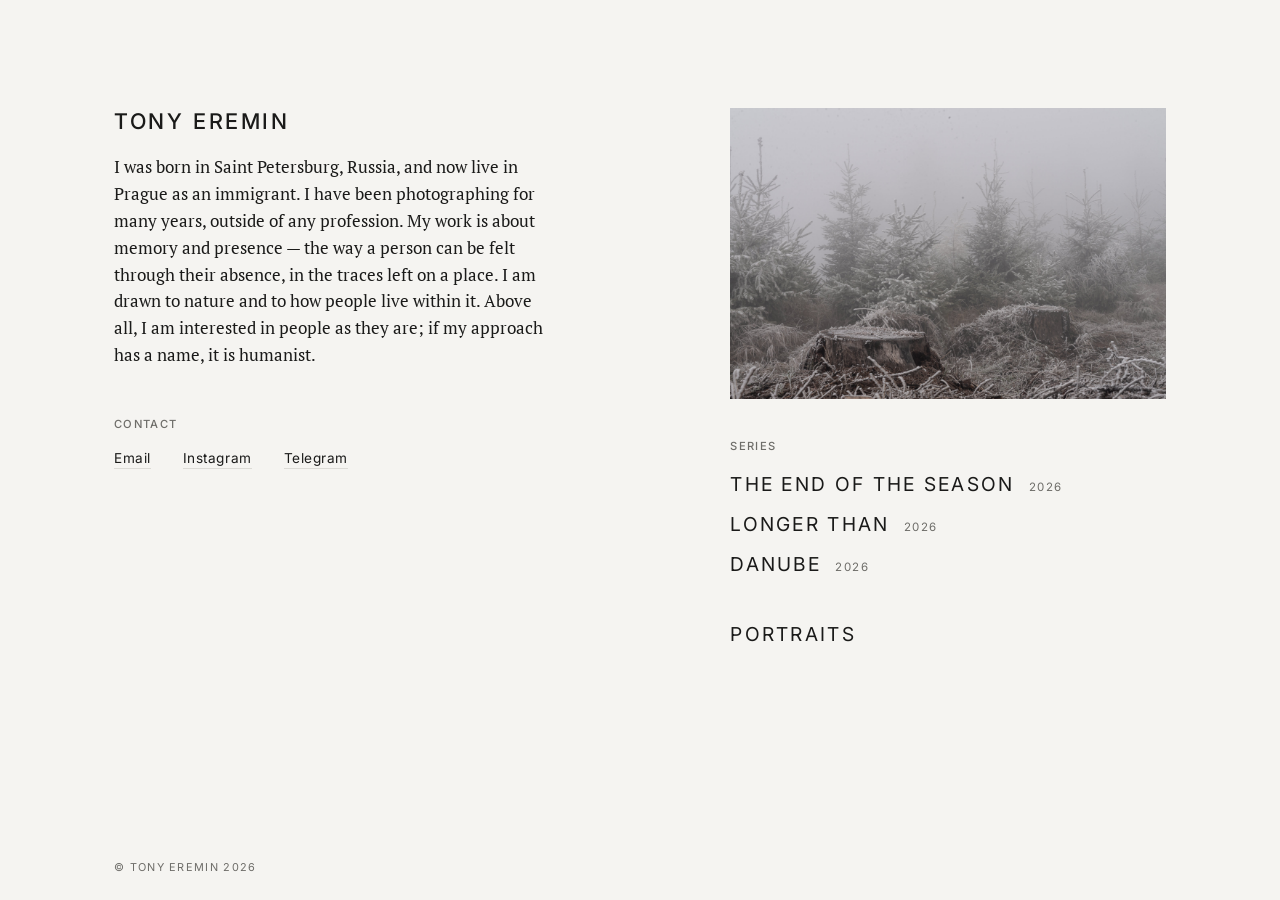
<file: index.html>
<!doctype html>
<html lang="en">
<head>
  <meta charset="utf-8">
  <meta name="viewport" content="width=device-width, initial-scale=1">
  <title>Tony Eremin — Documentary Photography</title>
  <meta name="description" content="Tony Eremin — documentary photographer. Series, portraits, contact.">
  <link rel="icon" href="favicon.svg" type="image/svg+xml">
  <link rel="alternate icon" href="favicon.ico">
  <link rel="apple-touch-icon" href="apple-touch-icon.png">
  <link rel="preconnect" href="https://fonts.googleapis.com">
  <link rel="preconnect" href="https://fonts.gstatic.com" crossorigin>
  <link rel="stylesheet" href="https://fonts.googleapis.com/css2?family=Inter:wght@400;500&family=PT+Serif:wght@400&display=swap">
  <link rel="stylesheet" href="css/style.css">
</head>
<body class="landing">
  <main class="home">
    <header class="home__header">
      <h1 class="home__name">Tony Eremin</h1>
      <p class="home__bio">I was born in Saint Petersburg, Russia, and now live in Prague as an immigrant. I have been photographing for many years, outside of any profession. My work is about memory and presence — the way a person can be felt through their absence, in the traces left on a place. I am drawn to nature and to how people live within it. Above all, I am interested in people as they are; if my approach has a name, it is humanist.</p>
    </header>

    <div class="home__work">
      <img class="home__photo" src="photos/main/anton-eremin-main.jpg" width="2400" height="1602" alt="Young spruce trees and frosted stumps in fog">

      <section class="home__section" aria-labelledby="series-label">
        <h2 class="label" id="series-label">Series</h2>
        <nav class="series-index" id="series-index">
          <p class="series-index__status" id="series-index-status">Loading…</p>
        </nav>
      </section>

      <section class="home__section" aria-label="Portraits">
        <nav class="series-index">
          <a class="series-index__item" href="portraits.html">
            <span class="series-index__title">Portraits</span>
          </a>
        </nav>
      </section>
    </div>

    <section class="home__section home__contact" aria-labelledby="contact-label">
      <h2 class="label" id="contact-label">Contact</h2>
      <ul class="contacts">
        <li><a href="#" id="email-link">Email</a></li>
        <li><a href="https://instagram.com/antoneremin.cetonia" target="_blank" rel="noopener">Instagram</a></li>
        <li><a href="https://t.me/tonnyeremin" target="_blank" rel="noopener">Telegram</a></li>
      </ul>
    </section>
  </main>
  <footer class="site-footer">© Tony Eremin 2026</footer>
  <script src="js/app.js?v=3"></script>
</body>
</html>
</file>
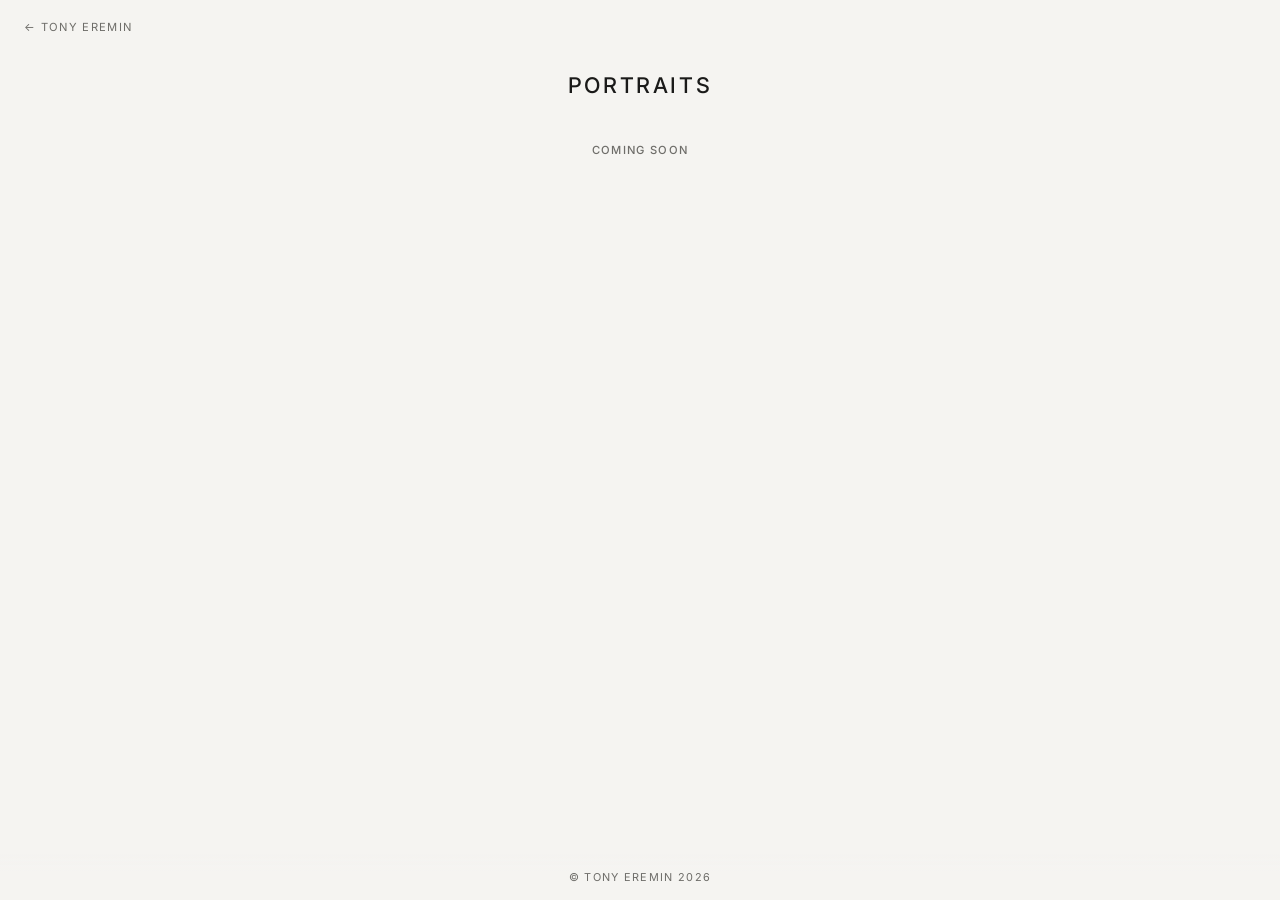
<file: portraits.html>
<!doctype html>
<html lang="en">
<head>
  <meta charset="utf-8">
  <meta name="viewport" content="width=device-width, initial-scale=1">
  <title>Portraits — Tony Eremin</title>
  <link rel="icon" href="favicon.svg" type="image/svg+xml">
  <link rel="alternate icon" href="favicon.ico">
  <link rel="apple-touch-icon" href="apple-touch-icon.png">
  <link rel="preconnect" href="https://fonts.googleapis.com">
  <link rel="preconnect" href="https://fonts.gstatic.com" crossorigin>
  <link rel="stylesheet" href="https://fonts.googleapis.com/css2?family=Inter:wght@400;500&family=PT+Serif:wght@400&display=swap">
  <link rel="stylesheet" href="css/style.css">
</head>
<body>
  <a class="page-back" href="index.html">← Tony Eremin</a>
  <main class="gallery-page">
    <header class="gallery-page__header">
      <h1 class="gallery-page__title">Portraits</h1>
    </header>
    <div class="gallery" id="gallery"></div>
    <p class="label gallery-page__status" id="gallery-status">Loading…</p>
  </main>
  <footer class="site-footer">© Tony Eremin 2026</footer>
  <script src="js/portraits.js"></script>
</body>
</html>
</file>
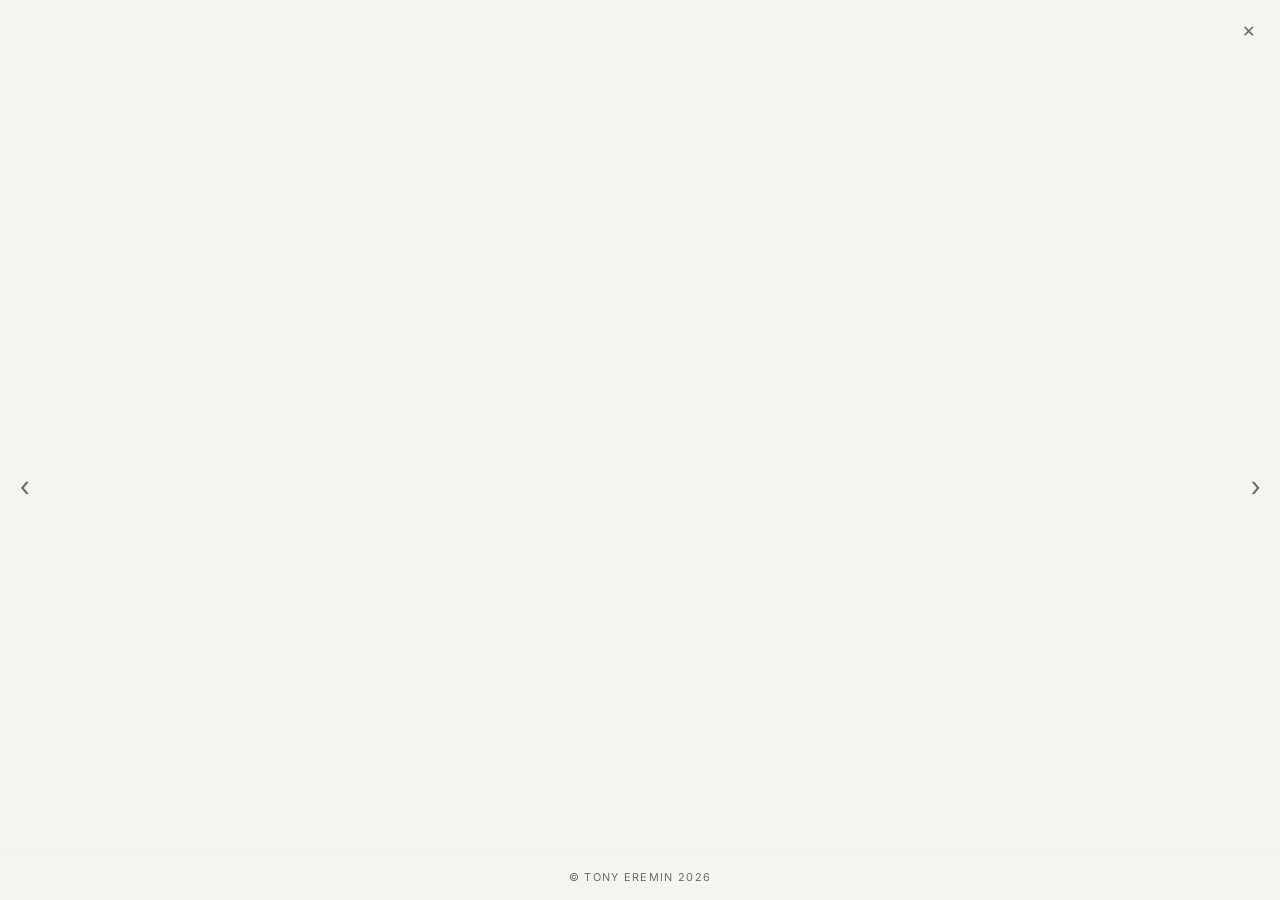
<file: series.html>
<!doctype html>
<html lang="en">
<head>
  <meta charset="utf-8">
  <meta name="viewport" content="width=device-width, initial-scale=1">
  <title>Tony Eremin — Photography</title>
  <link rel="icon" href="favicon.svg" type="image/svg+xml">
  <link rel="alternate icon" href="favicon.ico">
  <link rel="apple-touch-icon" href="apple-touch-icon.png">
  <link rel="preconnect" href="https://fonts.googleapis.com">
  <link rel="preconnect" href="https://fonts.gstatic.com" crossorigin>
  <link rel="stylesheet" href="https://fonts.googleapis.com/css2?family=Inter:wght@400;500&family=PT+Serif:wght@400&display=swap">
  <link rel="stylesheet" href="css/style.css">
</head>
<body class="viewer-page">
  <a class="viewer__close" href="index.html" aria-label="home">×</a>
  <button class="viewer__nav viewer__nav--prev" id="viewer-prev" aria-label="previous" type="button">‹</button>
  <button class="viewer__nav viewer__nav--next" id="viewer-next" aria-label="next" type="button">›</button>
  <main class="viewer" id="viewer">
    <p class="viewer__status" id="viewer-status">Loading…</p>
  </main>
  <footer class="site-footer">© Tony Eremin 2026</footer>
  <script src="js/viewer.js"></script>
</body>
</html>
</file>
<file: css/style.css>
:root {
  /* light gallery wall — the whole site sits on one quiet paper tone */
  --color-bg:       #f5f4f1;
  --color-ink:      #1a1a19;
  --color-ink-dim:  #6e6d69;  /* ~5:1 on --color-bg, safe for small captions */
  --color-line:     #dcdbd6;
  --color-focus-ring: #1a1a19;

  /* vellum overlay — reproduces the printed book's translucent text leaf */
  --color-vellum:     rgba(245, 244, 241, 0.32);
  --color-vellum-ink: #1a1a19;

  /* type */
  --font-caption: "Inter", -apple-system, "Segoe UI", sans-serif;
  --font-body:    "PT Serif", Georgia, serif;
  --tracking-caption: 0.12em;
  --measure: 64ch;
  --leading-body: 1.6;
}

* {
  box-sizing: border-box;
}

html, body {
  margin: 0;
  padding: 0;
}

body {
  background: var(--color-bg);
  color: var(--color-ink);
  font-family: var(--font-caption);
  font-weight: 400;
  -webkit-font-smoothing: antialiased;
  min-height: 100vh;
}

a {
  color: inherit;
  text-decoration: none;
}

a:focus-visible,
button:focus-visible {
  outline: 1px solid var(--color-focus-ring);
  outline-offset: 4px;
}

/* shared caption style: small tracked caps, like a museum label */

.label {
  margin: 0;
  font-size: 0.7rem;
  font-weight: 500;
  letter-spacing: var(--tracking-caption);
  text-transform: uppercase;
  color: var(--color-ink-dim);
}

/* ---------- title page ---------- */

.home {
  display: grid;
  /* minmax(0, …) so the 2400px-wide photo can never widen the column */
  grid-template-columns: minmax(0, 1fr);
  grid-template-areas:
    "header"
    "work"
    "contact";
  gap: 3rem;
  max-width: 1100px;
  min-height: calc(100vh - 3.5rem);
  margin: 0 auto;
  padding: clamp(3rem, 12vh, 8rem) 1.5rem 3rem;
  align-content: start;
}

/* desktop: who you are on the left, the work on the right */
@media (min-width: 800px) {
  .home {
    grid-template-columns: minmax(0, 1.15fr) minmax(0, 1fr);
    grid-template-rows: auto 1fr;
    grid-template-areas:
      "header  work"
      "contact work";
    column-gap: clamp(3rem, 9vw, 9rem);
  }
}

.home__header {
  grid-area: header;
  display: flex;
  flex-direction: column;
  gap: 0.5rem;
}

.home__work {
  grid-area: work;
  display: flex;
  flex-direction: column;
  gap: 2.5rem;
}

.home__contact {
  grid-area: contact;
}

.home__photo {
  display: block;
  width: 100%;
  height: auto;
}

.home__name {
  margin: 0;
  font-size: clamp(1.1rem, 2.6vw, 1.35rem);
  font-weight: 500;
  letter-spacing: var(--tracking-caption);
  text-transform: uppercase;
}

.home__bio {
  max-width: 48ch;
  margin: 0.75rem 0 0;
  font-family: var(--font-body);
  font-size: clamp(0.95rem, 1.5vw, 1.05rem);
  line-height: var(--leading-body);
  color: var(--color-ink);
}

.home__section {
  display: flex;
  flex-direction: column;
  align-items: flex-start;
  gap: 1rem;
}

.series-index {
  display: flex;
  flex-direction: column;
  align-items: flex-start;
  gap: 0.6rem;
}

/* title and year on one line, like a table of contents */
.series-index__item {
  display: flex;
  align-items: baseline;
  gap: 0.9rem;
  padding: 0.2rem 0;
}

.series-index__title {
  font-size: clamp(1rem, 2.4vw, 1.2rem);
  letter-spacing: var(--tracking-caption);
  text-transform: uppercase;
  color: var(--color-ink);
  transition: color 300ms ease;
}

.series-index__item:hover .series-index__title,
.series-index__item:focus-visible .series-index__title {
  color: var(--color-ink-dim);
}

.series-index__year {
  font-size: 0.72rem;
  letter-spacing: var(--tracking-caption);
  color: var(--color-ink-dim);
}

.series-index__status {
  margin: 0;
  font-size: 0.75rem;
  letter-spacing: var(--tracking-caption);
  text-transform: uppercase;
  color: var(--color-ink-dim);
}

/* contacts */

.contacts {
  display: flex;
  flex-wrap: wrap;
  gap: 0.75rem 2rem;
  margin: 0;
  padding: 0;
  list-style: none;
}

.contacts a {
  font-size: 0.85rem;
  letter-spacing: 0.04em;
  border-bottom: 1px solid var(--color-line);
  padding-bottom: 0.15rem;
  transition: border-color 300ms ease;
}

.contacts a:hover,
.contacts a:focus-visible {
  border-color: var(--color-ink);
}

/* the title page scrolls on phones, so its copyright sits at the end of the
   page in the left column rather than floating over the contacts */
.landing .site-footer {
  position: static;
  max-width: 1100px;
  margin: 0 auto;
  padding: 1rem 1.5rem 1.5rem;
  text-align: left;
  background: none;
}

/* persistent copyright */

.site-footer {
  position: fixed;
  left: 0;
  right: 0;
  bottom: 0;
  text-align: center;
  padding: 1rem 0;
  font-size: 0.68rem;
  letter-spacing: var(--tracking-caption);
  text-transform: uppercase;
  color: var(--color-ink-dim);
  background: linear-gradient(to top, var(--color-bg) 60%, transparent);
}

/* ---------- portraits grid ---------- */

.gallery-page {
  max-width: 1200px;
  margin: 0 auto;
  padding: 4.5rem 1rem 6rem;
}

.gallery-page__header {
  display: flex;
  flex-direction: column;
  align-items: center;
  gap: 0.5rem;
  margin-bottom: clamp(2rem, 5vh, 3.5rem);
  text-align: center;
}

.gallery-page__title {
  margin: 0;
  font-size: clamp(1.1rem, 2.6vw, 1.35rem);
  font-weight: 500;
  letter-spacing: var(--tracking-caption);
  text-transform: uppercase;
}

.gallery-page__status {
  text-align: center;
}

/* columns keep each portrait's own aspect ratio — nothing is cropped */
.gallery {
  columns: 3 260px;
  column-gap: clamp(1rem, 2.5vw, 2rem);
}

.gallery__item {
  margin: 0 0 clamp(1.5rem, 3vw, 2.5rem);
  break-inside: avoid;
}

.gallery__link {
  display: block;
  line-height: 0;
  background: var(--color-line);
}

.gallery__link img {
  display: block;
  width: 100%;
  height: auto;
  transition: opacity 300ms ease;
}

.gallery__link:hover img,
.gallery__link:focus-visible img {
  opacity: 0.88;
}

.gallery__caption {
  margin-top: 0.6rem;
  text-align: center;
}

/* top-left "back" link shared by portraits page */

.page-back {
  position: fixed;
  top: 0;
  left: 0;
  z-index: 10;
  padding: 1.25rem 1.5rem;
  font-size: 0.7rem;
  letter-spacing: var(--tracking-caption);
  text-transform: uppercase;
  color: var(--color-ink-dim);
  transition: color 300ms ease;
}

.page-back:hover,
.page-back:focus-visible {
  color: var(--color-ink);
}

/* ---------- viewer ---------- */

.viewer {
  min-height: 100vh;
  display: flex;
  align-items: center;
  justify-content: center;
  padding: 4rem 1.5rem 6rem;
}

/* close + prev/next — thin quiet glyphs, no circles/shadows/backgrounds */

.viewer__close {
  position: fixed;
  top: 0;
  right: 0;
  z-index: 10;
  padding: 1.25rem 1.5rem;
  font-size: 1.3rem;
  line-height: 1;
  color: var(--color-ink-dim);
  transition: color 300ms ease;
}

.viewer__close:hover,
.viewer__close:focus-visible {
  color: var(--color-ink);
}

.viewer__nav {
  position: fixed;
  top: 4.5rem;
  bottom: 0;
  z-index: 10;
  display: none;
  align-items: center;
  width: 4rem;
  border: none;
  background: none;
  font-family: var(--font-caption);
  font-size: 1.75rem;
  line-height: 1;
  color: var(--color-ink-dim);
  cursor: pointer;
  transition: color 300ms ease;
}

.viewer__nav:hover,
.viewer__nav:focus-visible {
  color: var(--color-ink);
}

.viewer__nav--prev {
  left: 0;
  justify-content: flex-start;
  padding-left: 1.25rem;
}

.viewer__nav--next {
  right: 0;
  justify-content: flex-end;
  padding-right: 1.25rem;
}

/* prev/next are for precise pointers only — touch devices use swipe */
@media (hover: hover) and (pointer: fine) {
  .viewer__nav {
    display: flex;
  }
}

.viewer__status {
  color: var(--color-ink-dim);
  letter-spacing: var(--tracking-caption);
  text-transform: uppercase;
  font-size: 0.75rem;
}

.viewer__frame {
  position: relative;
  display: inline-block;
  margin: 0; /* reset the UA default <figure> margin — it was eating into
                the flex container's available space and shrinking the
                frame below the size js/viewer.js computes for it */
  max-width: 92vw;
  max-height: 82vh;
  cursor: pointer;
  line-height: 0;
  /* width/height are set inline per photo (js/viewer.js) as exact pixels —
     this is what reserves the correct box before the photo has loaded.
     Doing it on the figure rather than the <img> avoids a sizing deadlock:
     a block-level replaced element with auto width/height inside a
     shrink-to-fit inline-block parent can't resolve a size until it has
     loaded, since neither the image nor its wrapper has a definite width
     to start from. */
}

.viewer__image {
  display: block;
  width: 100%;
  height: 100%;
  object-fit: contain;
  opacity: 0;
  animation: viewer-surface 700ms ease-in-out forwards;
}

@keyframes viewer-surface {
  from { opacity: 0; }
  to   { opacity: 1; }
}

.viewer__vellum {
  position: absolute;
  inset: 0;
  display: flex;
  flex-direction: column;
  align-items: center;
  justify-content: center;
  padding: 2rem;
  text-align: center;
  background: var(--color-vellum);
  opacity: 0;
  transition: opacity 700ms ease-in-out;
  pointer-events: none;
}

.viewer__vellum.is-visible {
  opacity: 1;
}

.viewer__vellum p {
  margin: 0 0 0.75em;
  color: var(--color-vellum-ink);
  font-family: var(--font-body);
  font-size: clamp(0.7rem, 1vw, 0.8rem);
  line-height: var(--leading-body);
  max-width: 32ch;
}

.viewer__vellum p:last-child {
  margin-bottom: 0;
}

.viewer__title-card {
  max-width: var(--measure);
  padding: 0 1.5rem;
  text-align: center;
  color: var(--color-ink);
  font-family: var(--font-body);
  font-size: clamp(1.1rem, 3vw, 1.6rem);
  line-height: 1.4;
  opacity: 0;
  animation: viewer-surface 700ms ease-in-out forwards;
}

/* ---------- series statement (first screen of every series) ---------- */

.statement {
  display: grid;
  gap: clamp(2rem, 5vw, 4rem);
  align-items: center;
  justify-items: center;
  width: 100%;
  max-width: 1100px;
  opacity: 0;
  animation: viewer-surface 700ms ease-in-out forwards;
}

@media (min-width: 800px) {
  .statement {
    grid-template-columns: 1fr 1fr;
  }
}

.statement__photo {
  display: block;
  max-width: 100%;
  max-height: 70vh;
  width: auto;
  height: auto;
  cursor: pointer;
}

.statement__text {
  display: flex;
  flex-direction: column;
  align-items: center;
  gap: 0.75rem;
  max-width: var(--measure);
  text-align: center;
}

.statement__title {
  margin: 0;
  font-size: clamp(1.2rem, 3vw, 1.6rem);
  font-weight: 500;
  letter-spacing: var(--tracking-caption);
  text-transform: uppercase;
}

.statement__body {
  margin-top: 1.5rem;
  text-align: left;
  font-family: var(--font-body);
  font-size: clamp(0.875rem, 1.2vw, 0.95rem);
  line-height: var(--leading-body);
}

.statement__body p {
  margin: 0 0 1em;
}

.statement__body p:last-child {
  margin-bottom: 0;
}

.statement__start {
  margin-top: 2rem;
  padding: 0.5rem 0 0.2rem;
  border: none;
  border-bottom: 1px solid var(--color-line);
  background: none;
  font-family: var(--font-caption);
  color: var(--color-ink);
  cursor: pointer;
  transition: border-color 300ms ease;
}

.statement__start:hover,
.statement__start:focus-visible {
  border-color: var(--color-ink);
}

/* the statement is the first screen — nothing to go back to */
.is-statement .viewer__nav--prev {
  visibility: hidden;
}

/* caption hangs just below the photo, outside the box js/viewer.js sizes,
   so it never shrinks the image; it sits in .viewer's bottom padding */
.viewer__caption {
  position: absolute;
  top: 100%;
  left: 0;
  right: 0;
  margin-top: 0.9rem;
  line-height: 1.4;
  text-align: center;
}
</file>
